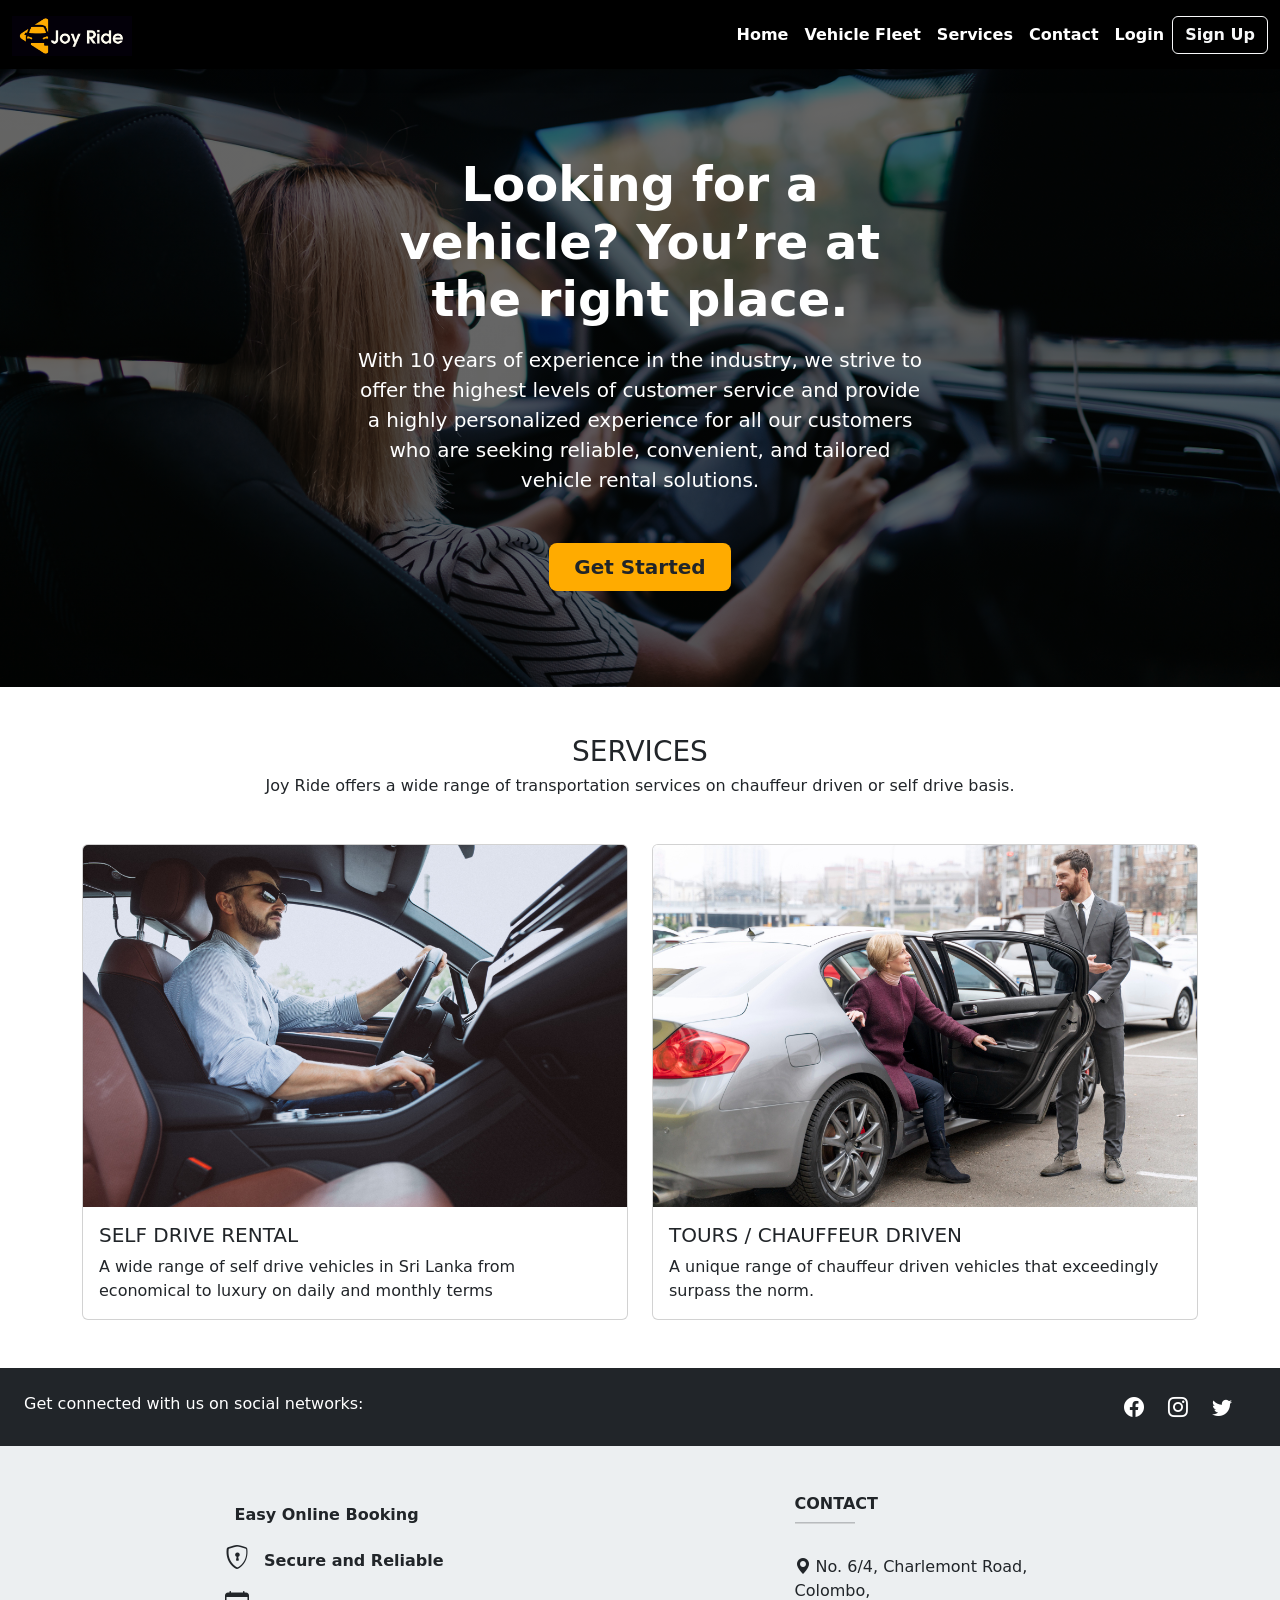
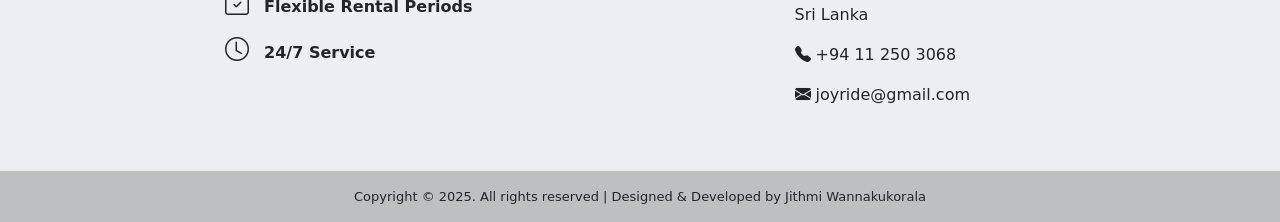
<file: frontend/index.html>
<!DOCTYPE html>
<html lang="en">
<head>
    <meta charset="UTF-8">
    <meta content="width=device-width, initial-scale=1.0" name="viewport">
    <meta content="Jithmi Wannakukorala" name="author">
    <meta content="Vehicle Rental Management System" name="description">
    <meta content="Vehicle Rental Management System, Vehicle, Rent, HTML, CSS, Bootstrap, JavaScript" name="keywords">

    <title>Joy Ride</title>
    <link href="assets/img/favicon.png" rel="icon">
    <link crossorigin="anonymous" href="https://cdn.jsdelivr.net/npm/bootstrap@5.3.3/dist/css/bootstrap.min.css"
          integrity="sha384-QWTKZyjpPEjISv5WaRU9OFeRpok6YctnYmDr5pNlyT2bRjXh0JMhjY6hW+ALEwIH" rel="stylesheet">
    <link href="https://cdn.jsdelivr.net/npm/bootstrap-icons@1.11.3/font/bootstrap-icons.min.css" rel="stylesheet">
    <link href="assets/css/styles.css" rel="stylesheet">
</head>
<body>
<header>
    <!--NAVIGATION BAR-->
    <nav class="navbar fixed-top navbar-dark navbar-expand-lg shadow" style="background-color: black">
        <div class="container-fluid">
            <a class="navbar-brand text-black fw-bolder">
                <img alt="Logo" class="d-inline-block align-text-top" height="40" src="assets/img/logo.png">
            </a>
            <button aria-controls="navbarSupportedContent" aria-expanded="false" aria-label="Toggle navigation"
                    class="navbar-toggler bg-black" data-bs-target="#navbarSupportedContent"
                    data-bs-toggle="collapse" type="button">
                <span class="navbar-toggler-icon"></span>
            </button>
            <div class="collapse navbar-collapse" id="navbarSupportedContent">
                <ul class="navbar-nav ms-auto mb-2 mb-lg-0">
                    <li class="nav-item">
                        <a aria-current="page" class="nav-link active fw-semibold" href="#home">Home</a>
                    </li>
                    <li class="nav-item">
                        <a aria-current="page" class="nav-link active fw-semibold" href="vehicle.html"
                           target="_blank">Vehicle Fleet</a>
                    </li>
                    <li class="nav-item">
                        <a aria-current="page" class="nav-link active fw-semibold"
                           href="#services">Services</a>
                    </li>
                    <li class="nav-item">
                        <a aria-current="page" class="nav-link active fw-semibold"
                           href="#contact-us">Contact</a>
                    </li>
                    <li class="nav-item">
                        <!-- Login Button trigger modal -->
                        <a class="nav-link active fw-semibold" data-bs-target="#staticBackdrop1"
                           data-bs-toggle="modal"
                           style="cursor: pointer">
                            Login
                        </a>
                    </li>
                </ul>
                <!-- Sign Up Button trigger modal -->
                <button class="btn btn-outline-light fw-semibold" data-bs-target="#signup-modal" data-bs-toggle="modal"
                        type="button">
                    Sign Up
                </button>
            </div>
        </div>
    </nav>
    <!-- Login Modal -->
    <div aria-hidden="true" aria-labelledby="staticBackdropLabel1" class="modal fade" data-bs-backdrop="static"
         data-bs-keyboard="false"
         id="staticBackdrop1" tabindex="-1">
        <div class="modal-dialog modal-dialog-centered">
            <div class="modal-content">
                <div class="modal-header">
                    <div class="d-flex flex-column">
                        <h1 class="modal-title fs-5 fw-bold" id="staticBackdropLabel1">Login</h1>
                        <span style="color: #aaaaaa">Don't have an account?
                            <button class="btn btn-link text-decoration-none pt-0" data-bs-target="#signup-modal"
                                    data-bs-toggle="modal">Sign Up</button>
                        </span>
                    </div>
                    <button aria-label="Close" class="btn-close" data-bs-dismiss="modal" type="button"></button>
                </div>
                <div class="modal-body">
                    <!--LOGIN FORM-->
                    <form id="loginForm">
                        <div class="mb-3">
                            <label class="form-label" for="enterUsername">Username</label>
                            <input class="form-control" id="enterUsername" type="text">
                        </div>
                        <div class="mb-3">
                            <label class="form-label" for="enterPassword">Password</label>
                            <div class="d-flex flex-row align-items-center">
                                <input class="form-control me-2" id="enterPassword" type="password">
                                <i class="bi bi-eye-slash" id="toggleLoginPassword" style="cursor: pointer"></i>
                            </div>
                        </div>
                        <div class="modal-footer col-12 me-auto pe-0">
                            <button class="btn btn-dark me-0" id="loginUser" type="button">LOGIN</button>
                        </div>
                    </form>
                </div>
            </div>
        </div>
    </div>
    <!-- Sign Up Modal -->
    <div aria-hidden="true" aria-labelledby="staticBackdropLabel" class="modal fade" data-bs-backdrop="static"
         data-bs-keyboard="false"
         id="signup-modal" tabindex="-1">
        <div class="modal-dialog modal-dialog-centered modal-lg">
            <div class="modal-content">
                <div class="modal-header">
                    <div class="d-flex flex-column">
                        <h1 class="modal-title fs-5 fw-bold" id="staticBackdropLabel">Sign Up</h1>
                        <span style="color: #aaaaaa">Already have an account?<button
                                class="btn btn-link text-decoration-none pt-0" data-bs-target="#staticBackdrop1"
                                data-bs-toggle="modal">Login</button></span>
                    </div>
                    <button aria-label="Close" class="btn-close" data-bs-dismiss="modal" type="button"></button>
                </div>
                <div class="modal-body">
                    <!--SIGN UP FORM-->
                    <form class="row g-3" id="customerForm">
                        <div class="col-md-6">
                            <label class="form-label" for="inputName">Name</label>
                            <input class="form-control" id="inputName" name="customer_name" type="text">
                        </div>
                        <div class="col-md-6">
                            <label class="form-label" for="inputAddress">Address</label>
                            <input class="form-control" id="inputAddress" name="address" type="text">
                        </div>
                        <div class="col-md-6">
                            <label class="form-label" for="inputEmail">Email</label>
                            <input class="form-control" id="inputEmail" name="email" type="email">
                        </div>
                        <div class="col-md-6">
                            <label class="form-label" for="inputContactNo">Contact No</label>
                            <input class="form-control" id="inputContactNo" name="contact_no" type="text">
                        </div>
                        <div class="col-md-6">
                            <label class="form-label" for="inputNicNo">NIC No</label>
                            <input class="form-control" id="inputNicNo" name="nic_no" type="text">
                        </div>
                        <div class="col-md-6">
                            <label class="form-label" for="inputLicenseNo">License No</label>
                            <input class="form-control" id="inputLicenseNo" name="license_no" type="text">
                        </div>
                        <div class="col-md-6">
                            <label class="form-label" for="inputUsername">Username</label>
                            <input class="form-control" id="inputUsername" name="username" type="text">
                        </div>
                        <div class="col-md-6">
                            <label class="form-label" for="inputPassword">Password</label>
                            <div class="d-flex flex-row align-items-center">
                                <input class="form-control me-2" id="inputPassword" name="password" type="password">
                                <i class="bi bi-eye-slash" id="toggleSignupPassword" style="cursor: pointer"></i>
                            </div>
                        </div>
                        <div class="col-md-6">
                            <label class="form-label" for="nicFile">NIC Image</label>
                            <input class="form-control" id="nicFile" required type="file">
                        </div>
                        <div class="col-md-6">
                            <label class="form-label" for="licenseFile">License Image</label>
                            <input class="form-control" id="licenseFile" required type="file">
                        </div>
                        <div class="modal-footer col-12 me-auto pe-2">
                            <button class="btn btn-dark me-0" id="saveCustomer" type="button">SIGN UP</button>
                        </div>
                    </form>
                </div>
            </div>
        </div>
    </div>
</header>
<main>
    <!--HOME SECTION-->
    <section id="home" style="margin-top: 60px;" class="pb-5">
        <div class="container-fluid px-5 py-5" style="background-image: linear-gradient(rgba(0, 0, 0, 0.6), rgba(0, 0, 0, 0.6)), url('assets/img/background.jpg');
               background-size: cover;
               background-position: center;
               background-repeat: no-repeat;">
            <div class="row gx-5 justify-content-center">
                <div class="col-lg-6">
                    <div class="text-center my-5">
                        <p class="display-5 fw-bolder text-white mb-3">Looking for a vehicle? You’re at the right place.</p>
                        <p class="lead text-white mb-5">With 10 years of experience in the industry, we strive to offer the highest
                            levels of customer service and provide a highly personalized experience for all our
                            customers who are seeking reliable, convenient, and tailored vehicle rental solutions.</p>
                        <div class="d-grid d-sm-flex justify-content-sm-center">
                            <a class="btn btn-lg px-4 fw-semibold" style="background-color: #FFAB00" data-bs-target="#signup-modal" data-bs-toggle="modal">Get Started</a>
                        </div>
                    </div>
                </div>
            </div>
        </div>
    </section>
    <!------ SERVICES SECTION ------>
    <section id="services">
        <div class="container">
            <div>
                <h3 class="text-center">SERVICES</h3>
                <h5 class="text-center fw-normal fs-6">Joy Ride offers a wide range of transportation services on
                    chauffeur driven or self drive basis.</h5>
            </div>
            <div class="d-flex flex-md-row flex-column justify-content-center mt-5 mb-5">
                <!------ SERVICE ONE ------>
                <div class="card me-md-4 me-0 mb-md-0 mb-3">
                    <img alt="img-1" class="card-img-top" src="assets/img/self-drive-rental.jpg">
                    <div class="card-body">
                        <h5 class="card-title">SELF DRIVE RENTAL</h5>
                        <p class="card-text">A wide range of self drive vehicles in Sri Lanka from economical to luxury on
                            daily and monthly terms</p>
                    </div>
                </div>
                <!------ SERVICE TWO ------>
                <div class="card">
                    <img alt="img-2" class="card-img-top" src="assets/img/chauffeur-driven.jpg">
                    <div class="card-body">
                        <h5 class="card-title">TOURS / CHAUFFEUR DRIVEN</h5>
                        <p class="card-text">A unique range of chauffeur driven vehicles that exceedingly surpass the
                            norm.</p>
                    </div>
                </div>
            </div>
        </div>
    </section>
</main>
<!-- FOOTER -->
<footer class="text-center text-lg-start text-dark" style="background-color: #ECEFF1">
    <!-- SOCIAL MEDIA -->
    <section class="bg-dark d-flex justify-content-between p-4 text-white">
        <div class="me-5">
            <span>Get connected with us on social networks:</span>
        </div>
        <div class="d-flex flex-row align-items-center">
            <a class="text-white fs-5 me-4" href="">
                <i class="bi bi-facebook"></i>
            </a>
            <a class="text-white fs-5 me-4" href="">
                <i class="bi bi-instagram"></i>
            </a>
            <a class="text-white fs-5 me-4" href="">
                <i class="bi bi-twitter"></i>
            </a>
        </div>
    </section>
    <!-- CONTACT  -->
    <section id="contact-us">
        <div class="container text-center text-md-start mt-5 mb-5">
            <div class="row mt-3">
                <div class="col-md-3 col-lg-4 col-xl-3 mx-auto mb-4">
<!--                    <h6 class="text-uppercase fw-bold">Features</h6>-->
<!--                    <hr class="mb-4 mt-0 d-inline-block mx-auto"-->
<!--                        style="width: 60px; background-color: #828282; height: 2px"/>-->
<!--                    <p class="fw-semibold vertical-center"><i class="bi bi-coin"></i> No Hidden Fees</p>-->
<!--                    <p class="fw-semibold vertical-center"><i class="bi bi-vehicle-front"></i> Wide Range of Vehicles</p>-->
                    <p class="fw-semibold vertical-center"><i class="bi bi-vehicle-front"></i> Easy Online Booking</p>
                    <p class="fw-semibold vertical-center"><i class="bi bi-shield-lock"></i> Secure and Reliable</p>
                    <p class="fw-semibold vertical-center"><i class="bi bi-calendar-check"></i> Flexible Rental Periods</p>
                    <p class="fw-semibold vertical-center"><i class="bi bi-clock"></i> 24/7 Service</p>
                </div>
                <div class="col-md-4 col-lg-3 col-xl-3 mx-auto mb-md-0 mb-4">
                    <!-- LINKS -->
                    <h6 class="text-uppercase fw-bold">Contact</h6>
                    <hr class="mb-4 mt-0 d-inline-block mx-auto"
                        style="width: 60px; background-color: #828282; height: 2px"/>
                    <p><i class="bi bi-geo-alt-fill"></i> No. 6/4, Charlemont Road, Colombo, </br>Sri Lanka</p>
                    <p><i class="bi bi-telephone-fill"></i> +94 11 250 3068</p>
                    <p><i class="bi bi-envelope-fill"></i> joyride@gmail.com</p>
                </div>
            </div>
        </div>
    </section>
    <!-- COPYRIGHT -->
    <div class="text-center p-3" style="background-color: rgba(0, 0, 0, 0.2); font-size: 13px;">
        Copyright &copy; 2025. All rights reserved | Designed & Developed by Jithmi Wannakukorala
    </div>
</footer>
<script crossorigin="anonymous"
        integrity="sha384-YvpcrYf0tY3lHB60NNkmXc5s9fDVZLESaAA55NDzOxhy9GkcIdslK1eN7N6jIeHz"
        src="https://cdn.jsdelivr.net/npm/bootstrap@5.3.3/dist/js/bootstrap.bundle.min.js"></script>
<script crossorigin="anonymous"
        integrity="sha256-oP6HI9z1XaZNBrJURtCoUT5SUnxFr8s3BzRl+cbzUq8="
        src="https://code.jquery.com/jquery-3.6.4.min.js"></script>
<script src="./assets/js/index.js"></script>
<script src="./assets/js/util/validations.js"></script>
</body>
</html>
</file>
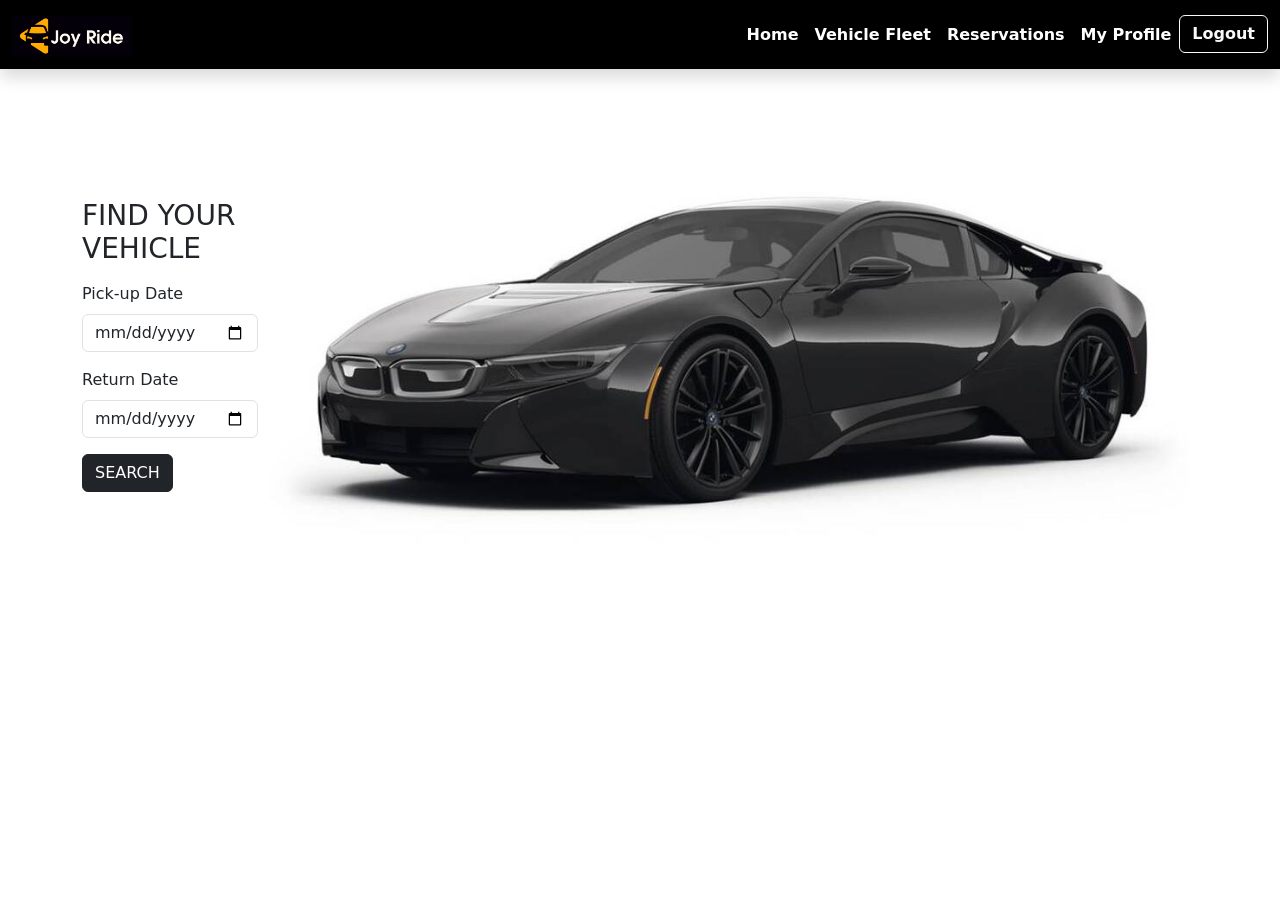
<file: frontend/customer.html>
<!DOCTYPE html>
<html lang="en">
<head>
  <meta charset="UTF-8">
  <meta content="width=device-width, initial-scale=1.0" name="viewport">
  <meta content="Jithmi Wannakukorala" name="author">
  <meta content="Vehicle Rental Management System" name="description">
  <meta content="Vehicle Rental Management System, Vehicle, Rent, HTML, CSS, Bootstrap, JavaScript" name="keywords">

  <title>Joy Ride | My Account</title>
  <link href="assets/img/favicon.png" rel="icon">
  <link crossorigin="anonymous" href="https://cdn.jsdelivr.net/npm/bootstrap@5.3.3/dist/css/bootstrap.min.css"
        integrity="sha384-QWTKZyjpPEjISv5WaRU9OFeRpok6YctnYmDr5pNlyT2bRjXh0JMhjY6hW+ALEwIH" rel="stylesheet">
  <link href="https://cdn.jsdelivr.net/npm/bootstrap-icons@1.11.3/font/bootstrap-icons.min.css" rel="stylesheet">
</head>
<body>
<header>
  <!--NAVIGATION BAR-->
  <nav class="navbar fixed-top navbar-dark navbar-expand-lg shadow" style="background-color: black">
    <div class="container-fluid">
      <a class="navbar-brand text-black fw-bolder">
        <img alt="Logo" class="d-inline-block align-text-top" height="40" src="assets/img/logo.png">
      </a>
      <button aria-controls="navbarSupportedContent" aria-expanded="false" aria-label="Toggle navigation"
              class="navbar-toggler bg-black" data-bs-target="#navbarSupportedContent"
              data-bs-toggle="collapse" type="button">
        <span class="navbar-toggler-icon"></span>
      </button>
      <div class="collapse navbar-collapse" id="navbarSupportedContent">
        <ul class="navbar-nav ms-auto mb-2 mb-lg-0">
          <li class="nav-item">
            <button class="btn btn-link text-decoration-none nav-link active fw-semibold"
                    id="home"
                    type="button">
              Home
            </button>
          </li>
          <li class="nav-item">
            <a aria-current="page" class="nav-link active fw-semibold" href="vehicle.html"
               target="_blank">Vehicle Fleet</a>
          </li>
          <li class="nav-item">
            <button class="btn btn-link text-decoration-none nav-link active fw-semibold"
                    id="my-reservations"
                    type="button">
              Reservations
            </button>
          </li>
          <li class="nav-item">
            <!-- My Profile Button trigger modal -->
            <button class="btn btn-link text-decoration-none nav-link active fw-semibold"
                    data-bs-target="#staticBackdrop"
                    data-bs-toggle="modal" id="my-profile" type="button">
              My Profile
            </button>
          </li>
          <li class="nav-item">
            <button class="btn btn-outline-light fw-semibold" id="logOut" type="button">
              Logout
            </button>
          </li>
        </ul>
      </div>
    </div>
  </nav>
  <!-- Sign Up Modal -->
  <div aria-hidden="true" aria-labelledby="staticBackdropLabel" class="modal fade" data-bs-backdrop="static" data-bs-keyboard="false"
       id="staticBackdrop" tabindex="-1">
    <div class="modal-dialog modal-dialog-centered modal-lg">
      <div class="modal-content">
        <div class="modal-header">
          <div class="d-flex flex-column">
            <h1 class="modal-title fs-5 fw-bold" id="staticBackdropLabel">My Profile</h1>
          </div>
          <button aria-label="Close" class="btn-close" data-bs-dismiss="modal" type="button"></button>
        </div>
        <div class="modal-body">
          <form class="row g-3">
            <div class="col-md-6">
              <label class="form-label" for="updateName">Name</label>
              <input class="form-control" id="updateName" name="customer_name" readonly type="text">
            </div>
            <div class="col-md-6">
              <label class="form-label" for="updateAddress">Address</label>
              <input class="form-control" id="updateAddress" name="address" type="text">
            </div>
            <div class="col-md-6">
              <label class="form-label" for="updateEmail">Email</label>
              <input class="form-control" id="updateEmail" name="email" type="email">
            </div>
            <div class="col-md-6">
              <label class="form-label" for="updateContactNo">Contact No</label>
              <input class="form-control" id="updateContactNo" name="contact_no" type="text">
            </div>
            <div class="col-md-6">
              <label class="form-label" for="updateNicNo">NIC No</label>
              <input class="form-control" id="updateNicNo" name="nic-no" readonly type="text">
            </div>
            <div class="col-md-6">
              <label class="form-label" for="updateLicenseNo">License No</label>
              <input class="form-control" id="updateLicenseNo" name="license_no" type="text">
            </div>
            <div class="col-md-6">
              <label class="form-label" for="updateUsername">Username</label>
              <input class="form-control" id="updateUsername" name="username" type="text">
            </div>
            <div class="col-md-6">
              <label class="form-label" for="updatePassword">Password</label>
              <div class="d-flex flex-row align-items-center">
                <input class="form-control me-2" id="updatePassword" name="password" type="password">
                <i class="bi bi-eye-slash" id="toggleUpdatePassword" style="cursor: pointer"></i>
              </div>
            </div>
            <div class="col-md-6">
              <label class="form-label" for="updateLicenseFile">License Image</label>
              <input class="form-control" id="updateLicenseFile" type="file">
            </div>
            <div class="col-md-6">
              <label class="form-label" for="updateRegDate">Registered Date</label>
              <input class="form-control" id="updateRegDate" type="date">
            </div>
            <div class="modal-footer col-12 me-auto pe-2">
              <button id="updateCustomer" class="btn btn-dark me-0" type="button">UPDATE</button>
            </div>
          </form>
        </div>
      </div>
    </div>
  </div>
</header>
<main>
  <!--CUSTOMER SECTION-->
  <section id="customer-home">
    <div class="container" style="margin-top: 60px">
      <div class="d-flex flex-column flex-md-row align-items-md-center">
        <form class="col g-3">
          <h3 class="mb-3 mt-3">FIND YOUR VEHICLE</h3>
          <div class="row-12 mb-3">
            <label class="form-label" for="search-pick-up-date">Pick-up Date</label>
            <input class="form-control" id="search-pick-up-date" type="date">
          </div>
          <div class="row-12 mb-3">
            <label class="form-label" for="search-return-date">Return Date</label>
            <input class="form-control" id="search-return-date" type="date">
          </div>
          <div class="row-12 mb-3">
            <button class="btn btn-dark" id="searchVehicle" type="button">SEARCH</button>
          </div>
        </form>
        <div class="ms-1">
          <img alt="vehicle img" class="img-fluid" src="assets/img/black-car.jpg">
        </div>
      </div>
      <div class="container-fluid d-flex flex-row flex-wrap justify-content-evenly d-none" id="vehicleCards">
        <div class="card mb-5" style="width: 20rem;">
          <div class="card-header fw-bold">Luxury</div>
          <img alt="vehicle-img" class="card-img-top" src="assets/img/black-car.jpg" style="height: 190px">
          <div class="card-body">
            <h5 class="card-title mb-3">BMW i8</h5>
            <span class="transType btn btn-outline-dark pe-2 ps-2 pt-1 pb-1 mb-2"
                  style="font-size: 13px; cursor: text">Transmission Type :</span>
            <span class="noOfPassengers btn btn-outline-dark pe-2 ps-2 pt-1 pb-1 mb-2"
                  style="font-size: 13px; cursor: text">Passengers :</span>
            <span class="fuelType btn btn-outline-dark pe-2 ps-2 pt-1 pb-1 mb-2"
                  style="font-size: 13px; cursor: text">Fuel Type :</span>
            <span class="freeKmDay btn btn-outline-dark pe-2 ps-2 pt-1 pb-1 mb-2"
                  style="font-size: 13px; cursor: text">Free km for a Day :</span>
            <span class="freeKmMonth btn btn-outline-dark pe-2 ps-2 pt-1 pb-1 mb-2"
                  style="font-size: 13px; cursor: text">Free km for a Month :</span>
            <span class="btn btn-outline-dark pe-2 ps-2 pt-1 pb-1 mb-2 d-none vehicle-reg-no" id="regNo"
                  style="font-size: 13px; cursor: text">Reg No :</span>
          </div>
          <ul class="list-group list-group-flush">
            <li class="dailyRate list-group-item bg-dark text-white">Daily Rate :</li>
            <li class="monthlyRate list-group-item" style="background-color: #d3d3d3">Monthly Rate :</li>
            <li class="extraKmPrice list-group-item" style="background-color: #e3e3e3">Price per Extra km
              :
            </li>
            <li class="ldwPayment list-group-item" style="background-color: #f3f3f3">Loss Damage Waiver
              Payment :
            </li>
          </ul>
          <div class="d-flex flex-row justify-content-center m-2 mt-3">
            <!-- See images button trigger modal -->
            <button class="btn btn-outline-secondary me-2 btn-img" data-bs-target="#seeImgsModal" data-bs-toggle="modal"
                    type="button">SEE IMAGES
            </button>
            <!-- Reservation Button trigger modal -->
            <button class="btn btn-dark btn-reservation" data-bs-target="#reservationModal" data-bs-toggle="modal"
                    type="button">
              MAKE RESERVATION
            </button>
          </div>
          <!-- See images Modal -->
          <div aria-hidden="true" aria-labelledby="seeImgsModalLabel" class="modal modal-lg fade see-img-modal"
               id="seeImgsModal" tabindex="-1">
            <div class="modal-dialog modal-dialog-centered">
              <div class="modal-content">
                <div class="modal-header">
                  <h1 class="modal-title fs-5" id="seeImgsModalLabel">BMW i8</h1>
                  <button aria-label="Close" class="btn-close" data-bs-dismiss="modal"
                          type="button"></button>
                </div>
                <div class="modal-body">
                  <div class="carousel slide" data-bs-ride="carousel">
                    <div class="carousel-inner">
                      <div class="carousel-item active">
                        <img alt="img-1" class="d-block w-100" src="assets/img/black-car.jpg">
                      </div>
                      <div class="carousel-item">
                        <img alt="img-2" class="d-block w-100" src="assets/img/black-car.jpg">
                      </div>
                      <div class="carousel-item">
                        <img alt="img-3" class="d-block w-100" src="assets/img/black-car.jpg">
                      </div>
                      <div class="carousel-item">
                        <img alt="img-4" class="d-block w-100" src="assets/img/black-car.jpg">
                      </div>
                    </div>
                    <button class="carousel-control-prev" data-bs-slide="prev"
                            data-bs-target="#vehicleCarousel" type="button">
                                            <span aria-hidden="true"
                                                  class="carousel-control-prev-icon bg-secondary"></span>
                      <span class="visually-hidden">Previous</span>
                    </button>
                    <button class="carousel-control-next" data-bs-slide="next"
                            data-bs-target="#vehicleCarousel" type="button">
                                            <span aria-hidden="true"
                                                  class="carousel-control-next-icon bg-secondary"></span>
                      <span class="visually-hidden">Next</span>
                    </button>
                  </div>
                </div>
              </div>
            </div>
          </div>
          <!-- Reservation Modal -->
          <div aria-hidden="true" aria-labelledby="reservationModalLabel"
               class="modal fade reservationModal reservation-modal" data-bs-backdrop="static" data-bs-keyboard="false"
               id="reservationModal" tabindex="-1">
            <div class="modal-dialog modal-dialog-centered modal-lg">
              <div class="modal-content">
                <div class="modal-header">
                  <div class="d-flex flex-column">
                    <h1 class="modal-title fs-5 fw-bold" id="reservationModalLabel">Reservation
                      Details</h1>
                  </div>
                  <button aria-label="Close" class="btn-close" data-bs-dismiss="modal"
                          type="button"></button>
                </div>
                <div class="modal-body">
                  <form class="row g-3" id="reservationForm">
                    <div class="col-md-6">
                      <label class="form-label">Rental Id</label>
                      <input class="form-control rental-id" name="rental_id" readonly type="text">
                    </div>
                    <div class="col-md-6">
                      <label class="form-label">Registration No</label>
                      <input class="form-control reg-no" name="vehicle_reg_no" readonly type="text">
                    </div>
                    <div class="col-md-6">
                      <label class="form-label">Customer Nic</label>
                      <input class="form-control customer-nic" name="customer_nic" readonly
                             type="text">
                    </div>
                    <div class="col-md-6">
                      <label class="form-label">Pick-up Date</label>
                      <input class="form-control pick-up-date" name="pick_up_date" readonly
                             type="Date">
                    </div>
                    <div class="col-md-6">
                      <label class="form-label">Return Date</label>
                      <input class="form-control return-date" name="return_date" readonly
                             type="Date">
                    </div>
                    <div class="col-md-6">
                      <label class="form-label">Pick-up Time</label>
                      <input class="form-control pick-up-time" name="pick_up_time" type="Time">
                    </div>
                    <div class="col-md-6">
                      <label class="form-label">Return Time</label>
                      <input class="form-control return-time" name="return_time" type="Time">
                    </div>
                    <div class="col-md-6">
                      <label class="form-label">Pick-up Venue</label>
                      <input class="form-control pick-up-venue" name="pick_up_venue" type="text">
                    </div>
                    <div class="col-md-6">
                      <label class="form-label">Return Venue</label>
                      <input class="form-control return-venue" name="return_venue" type="text">
                    </div>
                    <div class="col-md-6">
                      <label class="form-label">Bank Slip Image</label>
                      <input class="form-control bank-slip" type="file">
                      <small style="font-size: x-small">Upload the bank slip image of loss damage waiver payment</small>
                    </div>
                    <div class="col-md-6">
                      <label class="form-label">Add Driver or Not?</label>
                      <select class="form-select driver-status" name="driver_status">
                        <option selected>Add Driver or Not?</option>
                        <option>Yes</option>
                        <option>No</option>
                      </select>
                    </div>
                    <div class="modal-footer col-12 me-auto pe-2">
                      <button class="btn btn-dark me-0 rentVehicle" type="button">MAKE RESERVATION
                      </button>
                    </div>
                  </form>
                </div>
              </div>
            </div>
          </div>
        </div>
      </div>
    </div>
  </section>
  <!--RESERVATIONS SECTION-->
  <section id="reservations">
    <div class="container-fluid mt-5 mb-5 pt-4">
      <div class="navbar navbar-expand-lg d-flex flex-column flex-sm-row justify-content-between"
           style="background-color: #e3e3e3">
        <div class="navbar-brand ms-2">Reservations</div>
      </div>
      <div class="fw-bold ms-2 mt-4">Driver Info</div>
      <form class="row g-3 mt-0 me-0 ms-0 mb-5 bg-white">
        <div class="col-md-3">
          <label class="form-label">Rental Id</label>
          <input class="form-control" id="rental-id" readonly type="text">
        </div>
        <div class="col-md-3">
          <label class="form-label">Driver Name</label>
          <input class="form-control" id="driver-name" readonly type="text">
        </div>
        <div class="col-md-3">
          <label class="form-label">Contact No</label>
          <input class="form-control" id="contact-no" readonly type="text">
        </div>
        <div class="col-md-3">
          <label class="form-label">Email</label>
          <input class="form-control" id="email" readonly type="text">
        </div>
      </form>
      <table class="table table-bordered table-hover">
        <thead class="table-dark">
        <tr>
          <th class="text-white" scope="col">Rental Id</th>
          <th class="text-white" scope="col">Vehicle Reg No</th>
          <th class="text-white" scope="col">Pick-up Date</th>
          <th class="text-white" scope="col">Return Date</th>
          <th class="text-white" scope="col">Pick-up Time</th>
          <th class="text-white" scope="col">Return Time</th>
          <th class="text-white" scope="col">Pick-up Venue</th>
          <th class="text-white" scope="col">Return Venue</th>
          <th class="text-white" scope="col">Driver Status</th>
          <th class="text-white" scope="col">Rental Status</th>
          <th class="text-white" scope="col">Reserved Date</th>
          <th class="text-white text-center" scope="col">✖</th>
        </tr>
        </thead>
        <tbody class="table-light" id="tblReservations" style="overflow-y:auto;">
        </tbody>
      </table>
    </div>
  </section>
</main>
<script crossorigin="anonymous"
        integrity="sha384-YvpcrYf0tY3lHB60NNkmXc5s9fDVZLESaAA55NDzOxhy9GkcIdslK1eN7N6jIeHz"
        src="https://cdn.jsdelivr.net/npm/bootstrap@5.3.3/dist/js/bootstrap.bundle.min.js"></script>
<script crossorigin="anonymous"
        integrity="sha256-oP6HI9z1XaZNBrJURtCoUT5SUnxFr8s3BzRl+cbzUq8="
        src="https://code.jquery.com/jquery-3.6.4.min.js"></script>
<script src="./assets/js/customer.js"></script>
<script src="./assets/js/util/validations.js"></script>
</body>
</html>
</file>
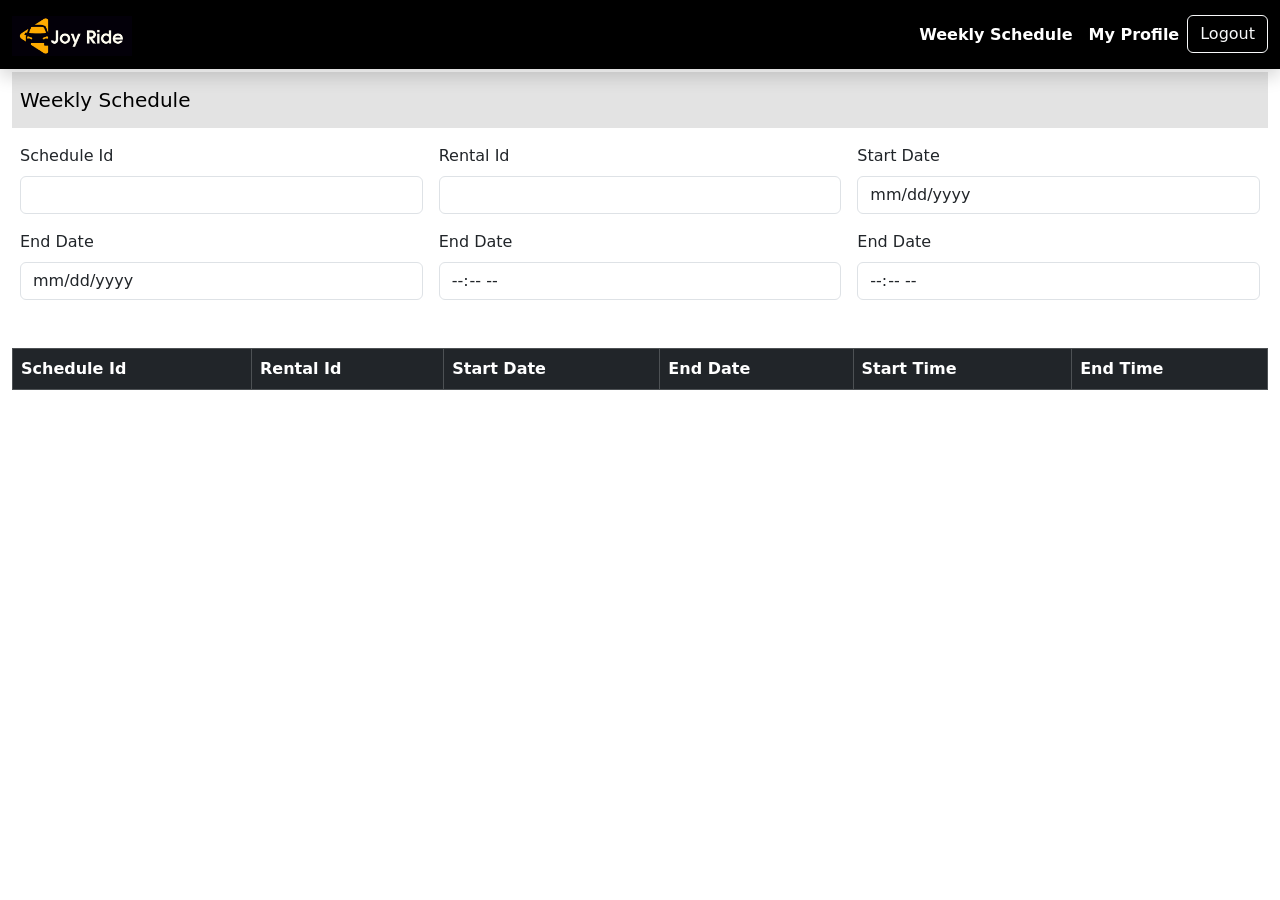
<file: frontend/driver.html>
<!DOCTYPE html>
<html lang="en">
<head>
    <meta charset="UTF-8">
    <meta content="width=device-width, initial-scale=1.0" name="viewport">
    <meta content="Jithmi Wannakukorala" name="author">
    <meta content="Vehicle Rental Management System" name="description">
    <meta content="Vehicle Rental Management System, Vehicle, Rent, HTML, CSS, Bootstrap, JavaScript" name="keywords">

    <title>Joy Ride | My Account</title>
    <link href="assets/img/favicon.png" rel="icon">
    <link crossorigin="anonymous" href="https://cdn.jsdelivr.net/npm/bootstrap@5.3.3/dist/css/bootstrap.min.css"
          integrity="sha384-QWTKZyjpPEjISv5WaRU9OFeRpok6YctnYmDr5pNlyT2bRjXh0JMhjY6hW+ALEwIH" rel="stylesheet">
    <link href="https://cdn.jsdelivr.net/npm/bootstrap-icons@1.11.3/font/bootstrap-icons.min.css" rel="stylesheet">
</head>
<body>
<header>
    <!--NAVIGATION BAR-->
    <nav class="navbar fixed-top navbar-dark navbar-expand-lg shadow" style="background-color: black">
        <div class="container-fluid">
            <a class="navbar-brand text-black fw-bolder">
                <img alt="Logo" class="d-inline-block align-text-top" height="40" src="assets/img/logo.png">
            </a>
            <button aria-controls="navbarSupportedContent" aria-expanded="false" aria-label="Toggle navigation"
                    class="navbar-toggler bg-black" data-bs-target="#navbarSupportedContent"
                    data-bs-toggle="collapse" type="button">
                <span class="navbar-toggler-icon"></span>
            </button>
            <div class="collapse navbar-collapse" id="navbarSupportedContent">
                <ul class="navbar-nav ms-auto mb-2 mb-lg-0">
                    <li class="nav-item">
                        <a aria-current="page" class="nav-link active fw-semibold" href="#schedules">Weekly
                            Schedule</a>
                    </li>
                    <li class="nav-item">
                        <button class="btn btn-link text-decoration-none nav-link active fw-semibold"
                                data-bs-target="#staticBackdrop"
                                data-bs-toggle="modal" id="my-profile" type="button">
                            My Profile
                        </button>
                    </li>
                    <li class="nav-item">
                        <button class="btn btn-outline-light" id="logOut" type="button">
                            Logout
                        </button>
                    </li>
                </ul>
            </div>
        </div>
    </nav>
    <!-- My Profile Modal -->
    <div aria-hidden="true" aria-labelledby="staticBackdropLabel" class="modal fade" data-bs-backdrop="static" data-bs-keyboard="false"
         id="staticBackdrop" tabindex="-1">
        <div class="modal-dialog modal-dialog-centered modal-lg">
            <div class="modal-content">
                <div class="modal-header">
                    <div class="d-flex flex-column">
                        <h1 class="modal-title fs-5 fw-bold" id="staticBackdropLabel">My Profile</h1>
                    </div>
                    <button aria-label="Close" class="btn-close" data-bs-dismiss="modal" type="button"></button>
                </div>
                <div class="modal-body">
                    <form class="row g-3">
                        <div class="col-md-6">
                            <label class="form-label" for="name">Name</label>
                            <input class="form-control" id="name" readonly type="text">
                        </div>
                        <div class="col-md-6">
                            <label class="form-label" for="address">Address</label>
                            <input class="form-control" id="address" readonly type="text">
                        </div>
                        <div class="col-md-6">
                            <label class="form-label" for="email">Email</label>
                            <input class="form-control" id="email" readonly type="email">
                        </div>
                        <div class="col-md-6">
                            <label class="form-label" for="contactNo">Contact No</label>
                            <input class="form-control" id="contactNo" readonly type="text">
                        </div>
                        <div class="col-md-6">
                            <label class="form-label" for="nicNo">NIC No</label>
                            <input class="form-control" id="nicNo" readonly type="text">
                        </div>
                        <div class="col-md-6">
                            <label class="form-label" for="licenseNo">License No</label>
                            <input class="form-control" id="licenseNo" readonly type="text">
                        </div>
                        <div class="col-md-6">
                            <label class="form-label" for="username">Username</label>
                            <input class="form-control" id="username" readonly type="text">
                        </div>
                        <div class="col-md-6">
                            <label class="form-label" for="password">Password</label>
                            <div class="d-flex flex-row align-items-center">
                                <input class="form-control me-2" id="password" readonly type="password">
                                <i class="bi bi-eye-slash" id="togglePassword" style="cursor: pointer"></i>
                            </div>
                        </div>
                        <div class="col-md-6">
                            <label class="form-label" for="regDate">Registered Date</label>
                            <input class="form-control" id="regDate" readonly type="text">
                        </div>
                    </form>
                </div>
            </div>
        </div>
    </div>
</header>
<main>
    <!--DRIVER SCHEDULE SECTION-->
    <section id="schedules">
        <div class="container-fluid mt-5 mb-5 pt-4">
            <div class="navbar navbar-expand-lg d-flex flex-column flex-sm-row justify-content-between"
                 style="background-color: #e3e3e3">
                <div class="navbar-brand ms-2">Weekly Schedule</div>
            </div>
            <form class="row g-3 mt-0 me-0 ms-0 mb-5 bg-white">
                <div class="col-md-4">
                    <label class="form-label">Schedule Id</label>
                    <input class="form-control" id="schedule-id" readonly type="text">
                </div>
                <div class="col-md-4">
                    <label class="form-label">Rental Id</label>
                    <input class="form-control" id="rental-id" readonly type="text">
                </div>
                <div class="col-md-4">
                    <label class="form-label">Start Date</label>
                    <input class="form-control" id="start-date" readonly type="date">
                </div>
                <div class="col-md-4">
                    <label class="form-label">End Date</label>
                    <input class="form-control" id="end-date" readonly type="date">
                </div>
                <div class="col-md-4">
                    <label class="form-label">End Date</label>
                    <input class="form-control" id="start-time" readonly type="time">
                </div>
                <div class="col-md-4">
                    <label class="form-label">End Date</label>
                    <input class="form-control" id="end-time" readonly type="time">
                </div>
            </form>
            <table class="table table-bordered table-hover">
                <thead class="table-dark">
                <tr>
                    <th class="text-white" scope="col">Schedule Id</th>
                    <th class="text-white" scope="col">Rental Id</th>
                    <th class="text-white" scope="col">Start Date</th>
                    <th class="text-white" scope="col">End Date</th>
                    <th class="text-white" scope="col">Start Time</th>
                    <th class="text-white" scope="col">End Time</th>
                </tr>
                </thead>
                <tbody class="table-light" id="tblSchedules" style="overflow-y:auto;">
                </tbody>
            </table>
        </div>
    </section>
</main>
<script crossorigin="anonymous"
        integrity="sha384-YvpcrYf0tY3lHB60NNkmXc5s9fDVZLESaAA55NDzOxhy9GkcIdslK1eN7N6jIeHz"
        src="https://cdn.jsdelivr.net/npm/bootstrap@5.3.3/dist/js/bootstrap.bundle.min.js"></script>
<script crossorigin="anonymous"
        integrity="sha256-oP6HI9z1XaZNBrJURtCoUT5SUnxFr8s3BzRl+cbzUq8="
        src="https://code.jquery.com/jquery-3.6.4.min.js"></script>
<script src="./assets/js/driver.js"></script>
<script src="./assets/js/util/validations.js"></script>
</body>
</html>
</file>
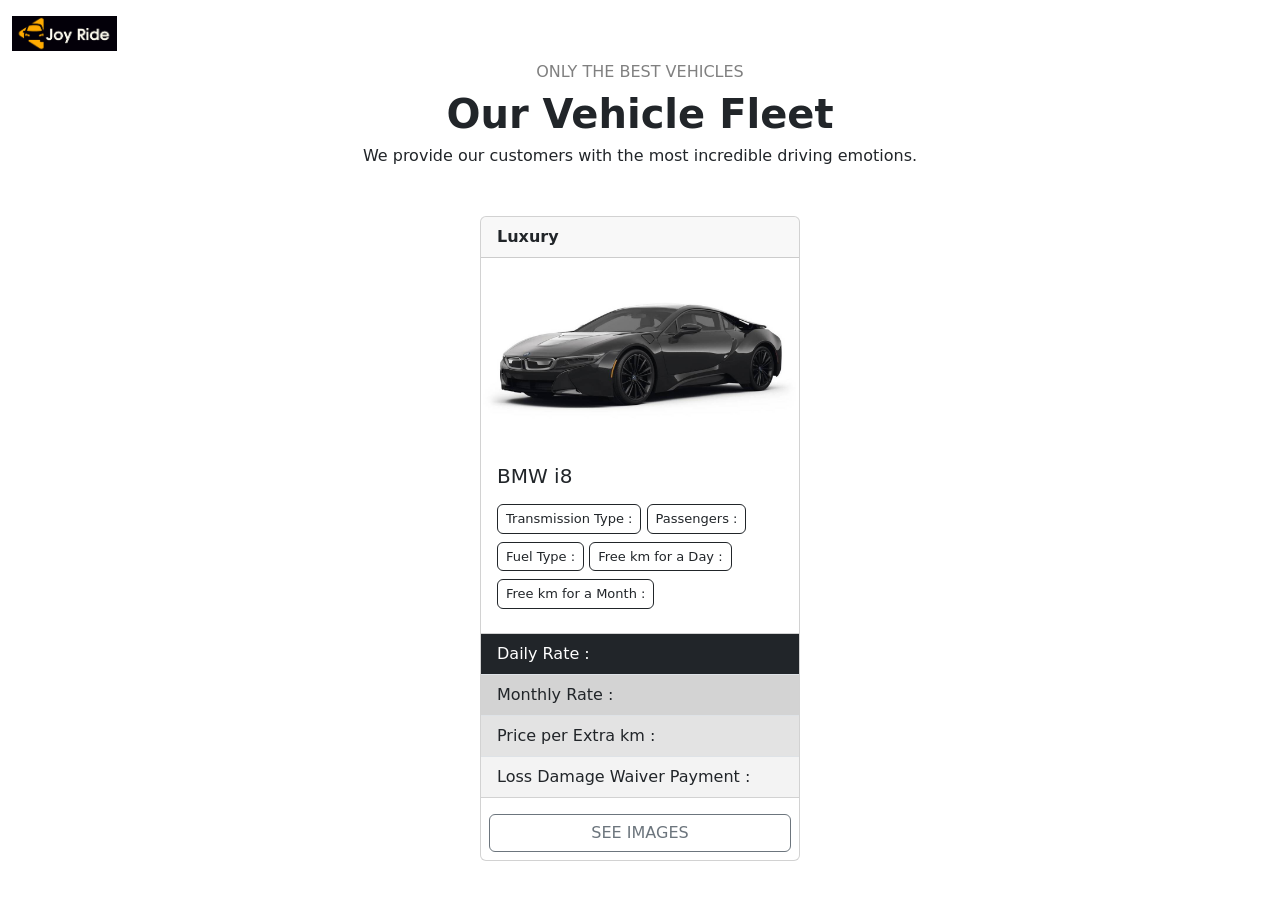
<file: frontend/vehicle.html>
<!DOCTYPE html>
<html lang="en">
<head>
    <meta charset="UTF-8">
    <meta content="width=device-width, initial-scale=1.0" name="viewport">
    <meta content="Jithmi Wannakukorala" name="author">
    <meta content="Vehicle Rental Management System" name="description">
    <meta content="Vehicle Rental Management System, Vehicle, Rent, HTML, CSS, Bootstrap, JavaScript" name="keywords">

    <title>Joy Ride | Vehicle Fleet</title>
    <link href="assets/img/favicon.png" rel="icon">
    <link crossorigin="anonymous" href="https://cdn.jsdelivr.net/npm/bootstrap@5.3.3/dist/css/bootstrap.min.css"
          integrity="sha384-QWTKZyjpPEjISv5WaRU9OFeRpok6YctnYmDr5pNlyT2bRjXh0JMhjY6hW+ALEwIH" rel="stylesheet">
    <link href="https://cdn.jsdelivr.net/npm/bootstrap-icons@1.11.3/font/bootstrap-icons.min.css" rel="stylesheet">
</head>
<body>
<header>
    <!--NAVIGATION BAR-->
    <nav class="navbar fixed-top navbar-dark navbar-expand-lg bg-white">
        <div class="container-fluid">
            <a class="navbar-brand text-black fw-bolder">
                <img alt="Logo" class="d-inline-block align-text-top" height="35" src="assets/img/logo.png">
            </a>
        </div>
    </nav>
</header>
<main>
    <!--VEHICLE SECTION-->
    <section id="vehicle-home">
        <div class="container" style="margin-top: 60px">
            <div class="d-flex flex-column justify-content-center align-items-center mb-5">
                <span style="color: #808080">ONLY THE BEST VEHICLES</span>
                <span class="fs-1 fw-bold">Our Vehicle Fleet</span>
                <span>We provide our customers with the most incredible driving emotions.</span>
            </div>
            <div class="container-fluid d-flex flex-row flex-wrap justify-content-evenly" id="vehicleCards">
                <div class="card mb-5" style="width: 20rem;">
                    <div class="card-header fw-bold">Luxury</div>
                    <img alt="vehicle-img" class="card-img-top" src="assets/img/black-car.jpg" style="height: 190px">
                    <div class="card-body">
                        <h5 class="card-title mb-3">BMW i8</h5>
                        <span class="btn btn-outline-dark pe-2 ps-2 pt-1 pb-1 mb-2" id="transType"
                              style="font-size: 13px; cursor: text">Transmission Type :</span>
                        <span class="btn btn-outline-dark pe-2 ps-2 pt-1 pb-1 mb-2" id="noOfPassengers"
                              style="font-size: 13px; cursor: text">Passengers :</span>
                        <span class="btn btn-outline-dark pe-2 ps-2 pt-1 pb-1 mb-2" id="fuelType"
                              style="font-size: 13px; cursor: text">Fuel Type :</span>
                        <span class="btn btn-outline-dark pe-2 ps-2 pt-1 pb-1 mb-2" id="freeKmDay"
                              style="font-size: 13px; cursor: text">Free km for a Day :</span>
                        <span class="btn btn-outline-dark pe-2 ps-2 pt-1 pb-1 mb-2" id="freeKmMonth"
                              style="font-size: 13px; cursor: text">Free km for a Month :</span>
                    </div>
                    <ul class="list-group list-group-flush">
                        <li class="list-group-item bg-dark text-white" id="dailyRate">Daily Rate :</li>
                        <li class="list-group-item" id="monthlyRate" style="background-color: #d3d3d3">Monthly Rate :
                        </li>
                        <li class="list-group-item" id="extraKmPrice" style="background-color: #e3e3e3">Price per Extra
                            km :
                        </li>
                        <li class="list-group-item" id="ldwPayment" style="background-color: #f3f3f3">Loss Damage Waiver
                            Payment :
                        </li>
                    </ul>
                    <!-- See images button trigger modal -->
                    <button class="btn btn-outline-secondary m-2 mt-3 btn-img" data-bs-target="#seeImgsModal" data-bs-toggle="modal"
                            type="button">SEE IMAGES
                    </button>
                    <!-- See images Modal -->
                    <div aria-hidden="true" aria-labelledby="seeImgsModalLabel" class="modal modal-lg fade" id="seeImgsModal"
                         tabindex="-1">
                        <div class="modal-dialog modal-dialog-centered">
                            <div class="modal-content">
                                <div class="modal-header">
                                    <h1 class="modal-title fs-5" id="seeImgsModalLabel">BMW i8</h1>
                                    <button aria-label="Close" class="btn-close" data-bs-dismiss="modal"
                                            type="button"></button>
                                </div>
                                <div class="modal-body">
                                    <div class="carousel slide" data-bs-ride="carousel" id="vehicleCarousel">
                                        <div class="carousel-inner">
                                            <div class="carousel-item active">
                                                <img alt="img-1" class="d-block w-100" src="assets/img/black-car.jpg">
                                            </div>
                                            <div class="carousel-item">
                                                <img alt="img-2" class="d-block w-100" src="assets/img/black-car.jpg">
                                            </div>
                                            <div class="carousel-item">
                                                <img alt="img-3" class="d-block w-100" src="assets/img/black-car.jpg">
                                            </div>
                                            <div class="carousel-item">
                                                <img alt="img-4" class="d-block w-100" src="assets/img/black-car.jpg">
                                            </div>
                                        </div>
                                        <button class="carousel-control-prev" data-bs-slide="prev"
                                                data-bs-target="#vehicleCarousel" type="button">
                                            <span aria-hidden="true"
                                                  class="carousel-control-prev-icon bg-secondary"></span>
                                            <span class="visually-hidden">Previous</span>
                                        </button>
                                        <button class="carousel-control-next" data-bs-slide="next"
                                                data-bs-target="#vehicleCarousel" type="button">
                                            <span aria-hidden="true"
                                                  class="carousel-control-next-icon bg-secondary"></span>
                                            <span class="visually-hidden">Next</span>
                                        </button>
                                    </div>
                                </div>
                            </div>
                        </div>
                    </div>
                </div>
            </div>
        </div>
    </section>
</main>
<script crossorigin="anonymous"
        integrity="sha384-YvpcrYf0tY3lHB60NNkmXc5s9fDVZLESaAA55NDzOxhy9GkcIdslK1eN7N6jIeHz"
        src="https://cdn.jsdelivr.net/npm/bootstrap@5.3.3/dist/js/bootstrap.bundle.min.js"></script>
<script crossorigin="anonymous"
        integrity="sha256-oP6HI9z1XaZNBrJURtCoUT5SUnxFr8s3BzRl+cbzUq8="
        src="https://code.jquery.com/jquery-3.6.4.min.js"></script>
<script src="./assets/js/vehicle.js"></script>
<script src="./assets/js/util/validations.js"></script>
</body>
</html>
</file>
<file: frontend/assets/css/styles.css>
.vertical-center {
    align-items: center;
    margin-bottom: 10px;
}

.vertical-center i {
    font-size: 1.5rem;
    margin-right: 10px;
}
</file>
